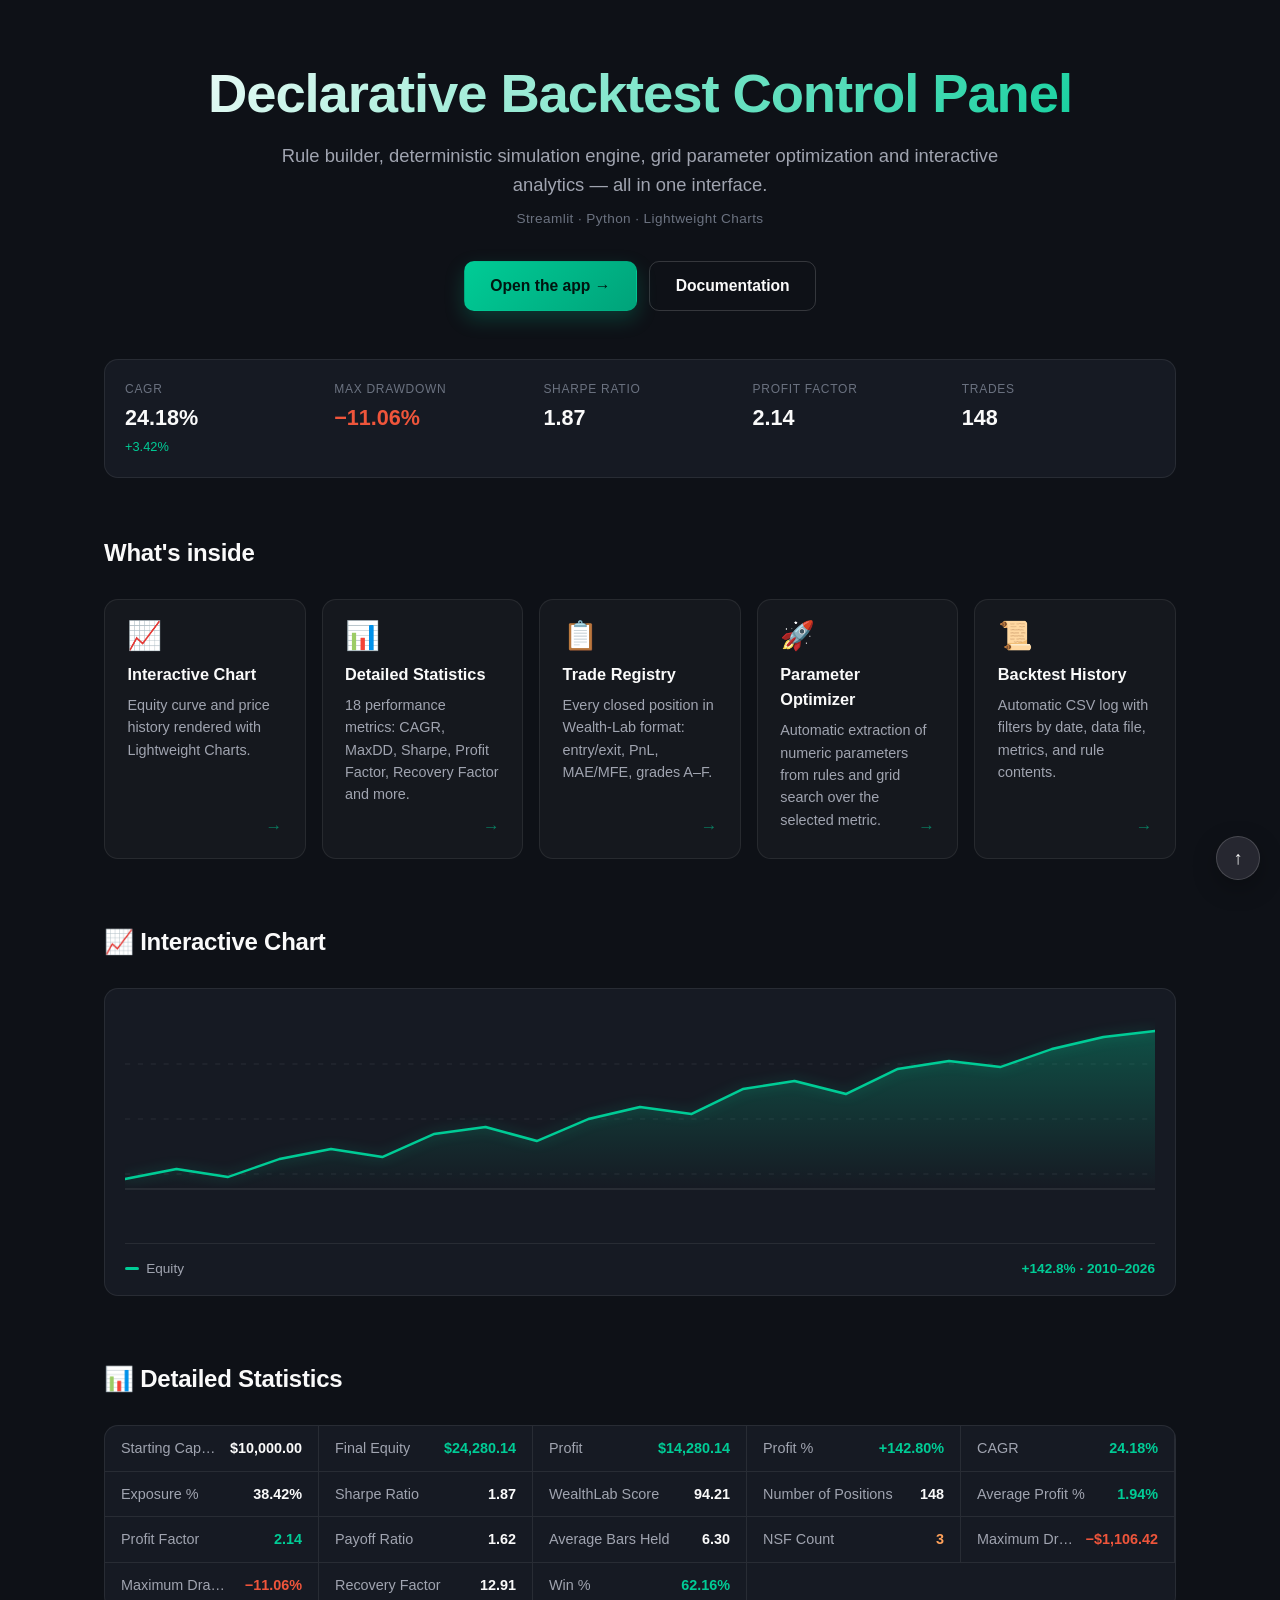
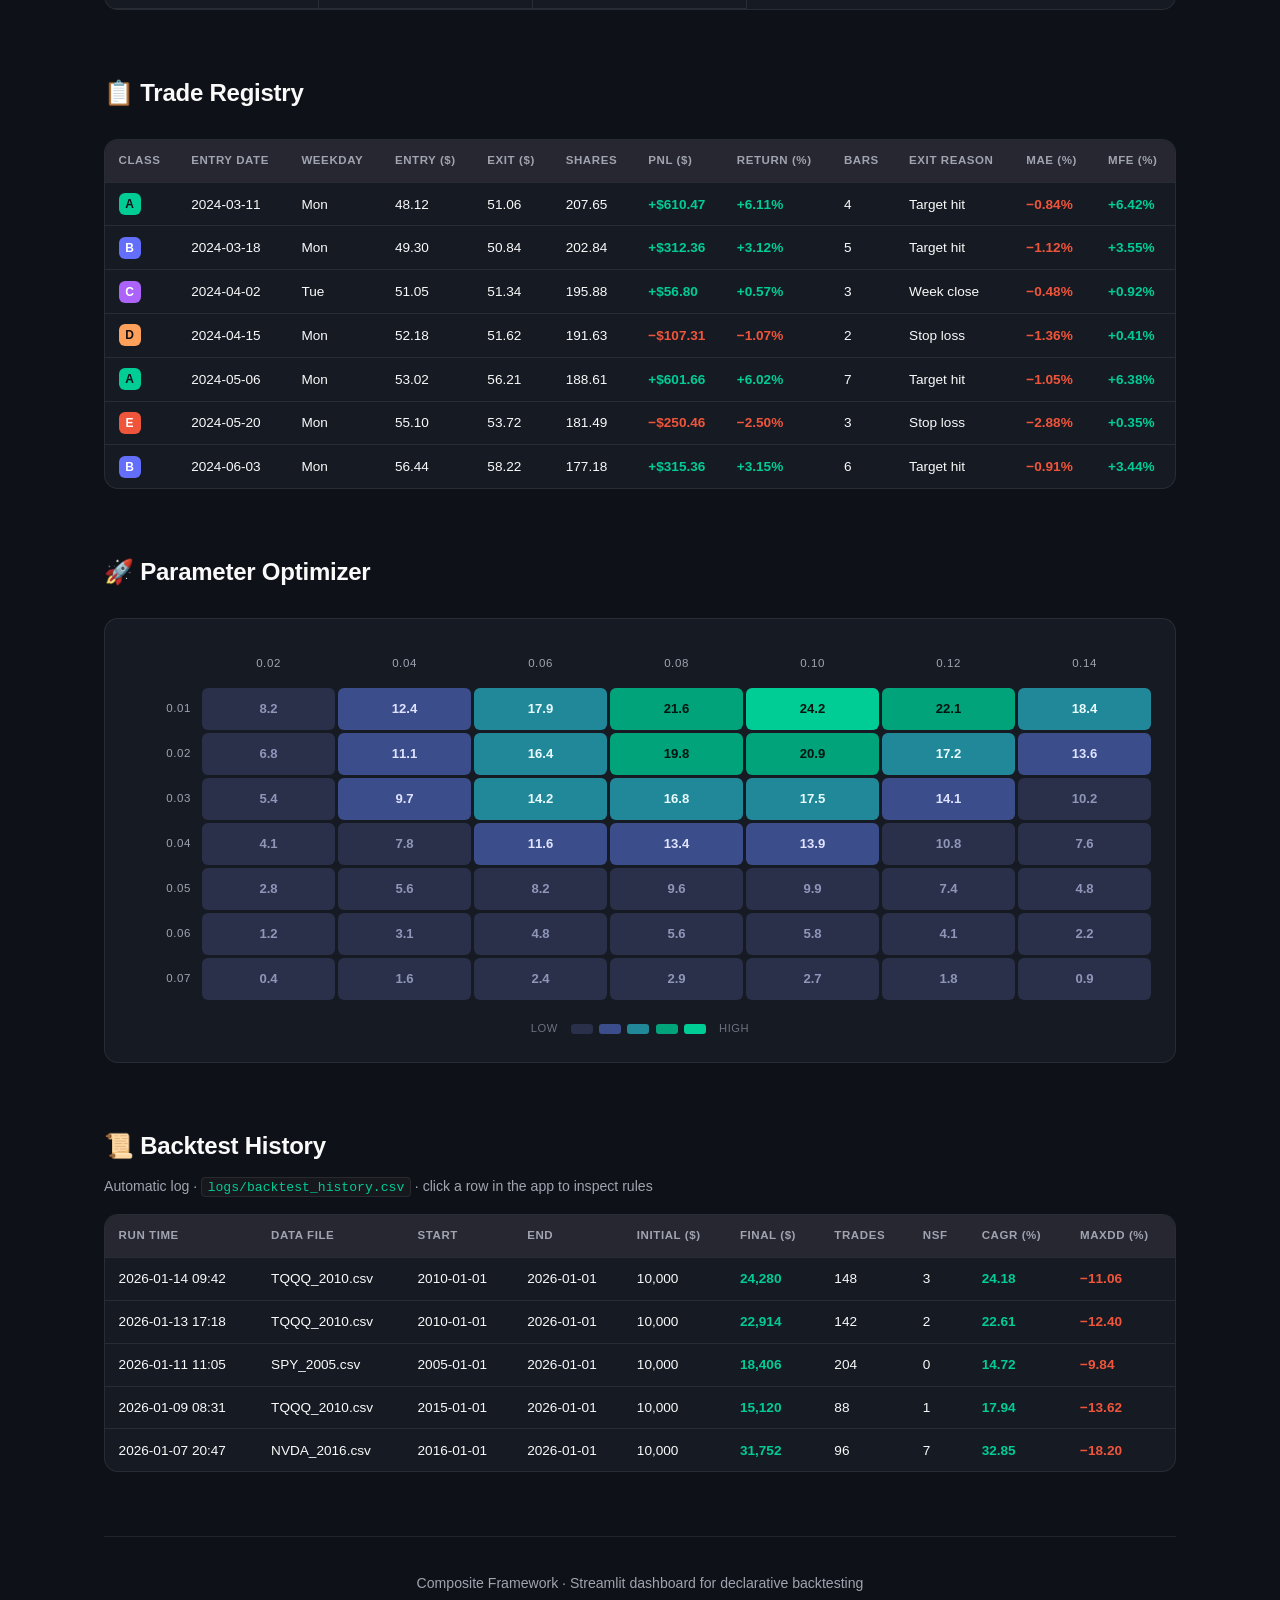
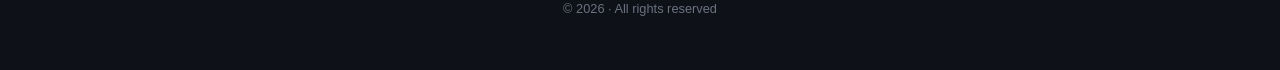
<file: index.html>
<!DOCTYPE html>
<html lang="en">
<head>
    <meta charset="UTF-8">
    <meta name="viewport" content="width=device-width, initial-scale=1.0">
    <title>Composite Framework Dashboard</title>
    <link rel="stylesheet" href="landing.css">
</head>
<body id="top">

    <a href="#top" class="back-to-top" aria-label="Back to top">↑</a>

    <main class="landing">

        <!-- ================= HERO ================= -->
        <section class="hero">
            <h1 class="hero-title">Declarative Backtest Control Panel</h1>
            <p class="hero-subtitle">
                Rule builder, deterministic simulation engine,
                grid parameter optimization and interactive analytics —
                all in one interface.
            </p>
            <p class="hero-hint">Streamlit · Python · Lightweight Charts</p>

            <div class="hero-cta">
                <a href="#chart" class="btn btn-primary">Open the app →</a>
                <a href="#features" class="btn btn-ghost">Documentation</a>
            </div>
        </section>

        <!-- ================= METRICS STRIP ================= -->
        <section class="metrics">
            <div class="metric">
                <span class="metric-label">CAGR</span>
                <span class="metric-value">24.18%</span>
                <span class="metric-delta positive">+3.42%</span>
            </div>
            <div class="metric">
                <span class="metric-label">Max Drawdown</span>
                <span class="metric-value negative">−11.06%</span>
            </div>
            <div class="metric">
                <span class="metric-label">Sharpe Ratio</span>
                <span class="metric-value">1.87</span>
            </div>
            <div class="metric">
                <span class="metric-label">Profit Factor</span>
                <span class="metric-value">2.14</span>
            </div>
            <div class="metric">
                <span class="metric-label">Trades</span>
                <span class="metric-value">148</span>
            </div>
        </section>

        <!-- ================= FEATURES ================= -->
        <section class="features" id="features">
            <h2 class="section-title">What's inside</h2>

            <div class="grid">
                <a href="#chart" class="card">
                    <div class="card-icon">📈</div>
                    <h3>Interactive Chart</h3>
                    <p>Equity curve and price history rendered with Lightweight Charts.</p>
                    <span class="card-arrow">→</span>
                </a>

                <a href="#statistics" class="card">
                    <div class="card-icon">📊</div>
                    <h3>Detailed Statistics</h3>
                    <p>18 performance metrics: CAGR, MaxDD, Sharpe, Profit Factor, Recovery Factor and more.</p>
                    <span class="card-arrow">→</span>
                </a>

                <a href="#trades" class="card">
                    <div class="card-icon">📋</div>
                    <h3>Trade Registry</h3>
                    <p>Every closed position in Wealth‑Lab format: entry/exit, PnL, MAE/MFE, grades A–F.</p>
                    <span class="card-arrow">→</span>
                </a>

                <a href="#optimizer" class="card">
                    <div class="card-icon">🚀</div>
                    <h3>Parameter Optimizer</h3>
                    <p>Automatic extraction of numeric parameters from rules and grid search over the selected metric.</p>
                    <span class="card-arrow">→</span>
                </a>

                <a href="#history" class="card">
                    <div class="card-icon">📜</div>
                    <h3>Backtest History</h3>
                    <p>Automatic CSV log with filters by date, data file, metrics, and rule contents.</p>
                    <span class="card-arrow">→</span>
                </a>
            </div>
        </section>

        <!-- ================= INTERACTIVE CHART ================= -->
        <section id="chart" class="anchor-section">
            <h2 class="section-title">📈 Interactive Chart</h2>

            <div class="panel-body">
                <svg class="equity-svg" viewBox="0 0 800 220" preserveAspectRatio="none" aria-label="Equity curve">
                    <defs>
                        <linearGradient id="equityFill" x1="0" y1="0" x2="0" y2="1">
                            <stop offset="0%"   stop-color="#00CC96" stop-opacity="0.30"/>
                            <stop offset="100%" stop-color="#00CC96" stop-opacity="0"/>
                        </linearGradient>
                    </defs>

                    <line x1="0" y1="55"  x2="800" y2="55"  class="grid-line"/>
                    <line x1="0" y1="110" x2="800" y2="110" class="grid-line"/>
                    <line x1="0" y1="165" x2="800" y2="165" class="grid-line"/>
                    <line x1="0" y1="180" x2="800" y2="180" class="axis-line"/>

                    <path class="equity-fill"
                          d="M 0,180
                             L 0,170 L 40,160 L 80,168 L 120,150 L 160,140 L 200,148
                             L 240,125 L 280,118 L 320,132 L 360,110 L 400,98 L 440,105
                             L 480,80 L 520,72 L 560,85 L 600,60 L 640,52 L 680,58
                             L 720,40 L 760,28 L 800,22
                             L 800,180 Z"/>

                    <polyline class="equity-line"
                              points="0,170 40,160 80,168 120,150 160,140 200,148
                                      240,125 280,118 320,132 360,110 400,98 440,105
                                      480,80 520,72 560,85 600,60 640,52 680,58
                                      720,40 760,28 800,22"/>
                </svg>

                <div class="panel-legend">
                    <span class="legend-item">
                        <span class="legend-swatch"></span>
                        Equity
                    </span>
                    <span class="legend-value">+142.8% · 2010–2026</span>
                </div>
            </div>
        </section>

        <!-- ================= DETAILED STATISTICS ================= -->
        <section id="statistics" class="anchor-section">
            <h2 class="section-title">📊 Detailed Statistics</h2>
            <div class="stats-grid">
                <div class="stat"><span class="stat-name">Starting Capital</span><span class="stat-value">$10,000.00</span></div>
                <div class="stat"><span class="stat-name">Final Equity</span><span class="stat-value accent">$24,280.14</span></div>
                <div class="stat"><span class="stat-name">Profit</span><span class="stat-value accent">$14,280.14</span></div>
                <div class="stat"><span class="stat-name">Profit %</span><span class="stat-value accent">+142.80%</span></div>
                <div class="stat"><span class="stat-name">CAGR</span><span class="stat-value accent">24.18%</span></div>
                <div class="stat"><span class="stat-name">Exposure %</span><span class="stat-value">38.42%</span></div>
                <div class="stat"><span class="stat-name">Sharpe Ratio</span><span class="stat-value">1.87</span></div>
                <div class="stat"><span class="stat-name">WealthLab Score</span><span class="stat-value">94.21</span></div>
                <div class="stat"><span class="stat-name">Number of Positions</span><span class="stat-value">148</span></div>
                <div class="stat"><span class="stat-name">Average Profit %</span><span class="stat-value accent">1.94%</span></div>
                <div class="stat"><span class="stat-name">Profit Factor</span><span class="stat-value accent">2.14</span></div>
                <div class="stat"><span class="stat-name">Payoff Ratio</span><span class="stat-value">1.62</span></div>
                <div class="stat"><span class="stat-name">Average Bars Held</span><span class="stat-value">6.30</span></div>
                <div class="stat"><span class="stat-name">NSF Count</span><span class="stat-value warning">3</span></div>
                <div class="stat"><span class="stat-name">Maximum Drawdown</span><span class="stat-value negative">−$1,106.42</span></div>
                <div class="stat"><span class="stat-name">Maximum Drawdown %</span><span class="stat-value negative">−11.06%</span></div>
                <div class="stat"><span class="stat-name">Recovery Factor</span><span class="stat-value">12.91</span></div>
                <div class="stat"><span class="stat-name">Win %</span><span class="stat-value accent">62.16%</span></div>
            </div>
        </section>

        <!-- ================= TRADE REGISTRY ================= -->
        <section id="trades" class="anchor-section">
            <h2 class="section-title">📋 Trade Registry</h2>
            <div class="table-wrap">
                <table class="trades-table">
                    <thead>
                        <tr>
                            <th>Class</th>
                            <th>Entry Date</th>
                            <th>Weekday</th>
                            <th>Entry ($)</th>
                            <th>Exit ($)</th>
                            <th>Shares</th>
                            <th>PnL ($)</th>
                            <th>Return (%)</th>
                            <th>Bars</th>
                            <th>Exit Reason</th>
                            <th>MAE (%)</th>
                            <th>MFE (%)</th>
                        </tr>
                    </thead>
                    <tbody>
                        <tr>
                            <td><span class="grade grade-a">A</span></td>
                            <td>2024-03-11</td><td>Mon</td>
                            <td>48.12</td><td>51.06</td><td>207.65</td>
                            <td class="pos">+$610.47</td>
                            <td class="pos">+6.11%</td>
                            <td>4</td><td>Target hit</td>
                            <td class="neg">−0.84%</td><td class="pos">+6.42%</td>
                        </tr>
                        <tr>
                            <td><span class="grade grade-b">B</span></td>
                            <td>2024-03-18</td><td>Mon</td>
                            <td>49.30</td><td>50.84</td><td>202.84</td>
                            <td class="pos">+$312.36</td>
                            <td class="pos">+3.12%</td>
                            <td>5</td><td>Target hit</td>
                            <td class="neg">−1.12%</td><td class="pos">+3.55%</td>
                        </tr>
                        <tr>
                            <td><span class="grade grade-c">C</span></td>
                            <td>2024-04-02</td><td>Tue</td>
                            <td>51.05</td><td>51.34</td><td>195.88</td>
                            <td class="pos">+$56.80</td>
                            <td class="pos">+0.57%</td>
                            <td>3</td><td>Week close</td>
                            <td class="neg">−0.48%</td><td class="pos">+0.92%</td>
                        </tr>
                        <tr>
                            <td><span class="grade grade-d">D</span></td>
                            <td>2024-04-15</td><td>Mon</td>
                            <td>52.18</td><td>51.62</td><td>191.63</td>
                            <td class="neg">−$107.31</td>
                            <td class="neg">−1.07%</td>
                            <td>2</td><td>Stop loss</td>
                            <td class="neg">−1.36%</td><td class="pos">+0.41%</td>
                        </tr>
                        <tr>
                            <td><span class="grade grade-a">A</span></td>
                            <td>2024-05-06</td><td>Mon</td>
                            <td>53.02</td><td>56.21</td><td>188.61</td>
                            <td class="pos">+$601.66</td>
                            <td class="pos">+6.02%</td>
                            <td>7</td><td>Target hit</td>
                            <td class="neg">−1.05%</td><td class="pos">+6.38%</td>
                        </tr>
                        <tr>
                            <td><span class="grade grade-e">E</span></td>
                            <td>2024-05-20</td><td>Mon</td>
                            <td>55.10</td><td>53.72</td><td>181.49</td>
                            <td class="neg">−$250.46</td>
                            <td class="neg">−2.50%</td>
                            <td>3</td><td>Stop loss</td>
                            <td class="neg">−2.88%</td><td class="pos">+0.35%</td>
                        </tr>
                        <tr>
                            <td><span class="grade grade-b">B</span></td>
                            <td>2024-06-03</td><td>Mon</td>
                            <td>56.44</td><td>58.22</td><td>177.18</td>
                            <td class="pos">+$315.36</td>
                            <td class="pos">+3.15%</td>
                            <td>6</td><td>Target hit</td>
                            <td class="neg">−0.91%</td><td class="pos">+3.44%</td>
                        </tr>
                    </tbody>
                </table>
            </div>
        </section>

        <!-- ================= OPTIMIZER ================= -->
        <section id="optimizer" class="anchor-section">
            <h2 class="section-title">🚀 Parameter Optimizer</h2>

            <div class="heatmap">
                <div class="heatmap-grid">
                    <div class="hm-cell hm-head"></div>
                    <div class="hm-cell hm-head">0.02</div>
                    <div class="hm-cell hm-head">0.04</div>
                    <div class="hm-cell hm-head">0.06</div>
                    <div class="hm-cell hm-head">0.08</div>
                    <div class="hm-cell hm-head">0.10</div>
                    <div class="hm-cell hm-head">0.12</div>
                    <div class="hm-cell hm-head">0.14</div>

                    <div class="hm-cell hm-rowhead">0.01</div>
                    <div class="hm-cell hm-l1">8.2</div>
                    <div class="hm-cell hm-l2">12.4</div>
                    <div class="hm-cell hm-l3">17.9</div>
                    <div class="hm-cell hm-l4">21.6</div>
                    <div class="hm-cell hm-l5">24.2</div>
                    <div class="hm-cell hm-l4">22.1</div>
                    <div class="hm-cell hm-l3">18.4</div>

                    <div class="hm-cell hm-rowhead">0.02</div>
                    <div class="hm-cell hm-l1">6.8</div>
                    <div class="hm-cell hm-l2">11.1</div>
                    <div class="hm-cell hm-l3">16.4</div>
                    <div class="hm-cell hm-l4">19.8</div>
                    <div class="hm-cell hm-l4">20.9</div>
                    <div class="hm-cell hm-l3">17.2</div>
                    <div class="hm-cell hm-l2">13.6</div>

                    <div class="hm-cell hm-rowhead">0.03</div>
                    <div class="hm-cell hm-l1">5.4</div>
                    <div class="hm-cell hm-l2">9.7</div>
                    <div class="hm-cell hm-l3">14.2</div>
                    <div class="hm-cell hm-l3">16.8</div>
                    <div class="hm-cell hm-l3">17.5</div>
                    <div class="hm-cell hm-l2">14.1</div>
                    <div class="hm-cell hm-l1">10.2</div>

                    <div class="hm-cell hm-rowhead">0.04</div>
                    <div class="hm-cell hm-l1">4.1</div>
                    <div class="hm-cell hm-l1">7.8</div>
                    <div class="hm-cell hm-l2">11.6</div>
                    <div class="hm-cell hm-l2">13.4</div>
                    <div class="hm-cell hm-l2">13.9</div>
                    <div class="hm-cell hm-l1">10.8</div>
                    <div class="hm-cell hm-l1">7.6</div>

                    <div class="hm-cell hm-rowhead">0.05</div>
                    <div class="hm-cell hm-l1">2.8</div>
                    <div class="hm-cell hm-l1">5.6</div>
                    <div class="hm-cell hm-l1">8.2</div>
                    <div class="hm-cell hm-l1">9.6</div>
                    <div class="hm-cell hm-l1">9.9</div>
                    <div class="hm-cell hm-l1">7.4</div>
                    <div class="hm-cell hm-l1">4.8</div>

                    <div class="hm-cell hm-rowhead">0.06</div>
                    <div class="hm-cell hm-l1">1.2</div>
                    <div class="hm-cell hm-l1">3.1</div>
                    <div class="hm-cell hm-l1">4.8</div>
                    <div class="hm-cell hm-l1">5.6</div>
                    <div class="hm-cell hm-l1">5.8</div>
                    <div class="hm-cell hm-l1">4.1</div>
                    <div class="hm-cell hm-l1">2.2</div>

                    <div class="hm-cell hm-rowhead">0.07</div>
                    <div class="hm-cell hm-l1">0.4</div>
                    <div class="hm-cell hm-l1">1.6</div>
                    <div class="hm-cell hm-l1">2.4</div>
                    <div class="hm-cell hm-l1">2.9</div>
                    <div class="hm-cell hm-l1">2.7</div>
                    <div class="hm-cell hm-l1">1.8</div>
                    <div class="hm-cell hm-l1">0.9</div>
                </div>

                <div class="heatmap-legend">
                    <span class="hm-legend-label">Low</span>
                    <span class="hm-swatch hm-l1"></span>
                    <span class="hm-swatch hm-l2"></span>
                    <span class="hm-swatch hm-l3"></span>
                    <span class="hm-swatch hm-l4"></span>
                    <span class="hm-swatch hm-l5"></span>
                    <span class="hm-legend-label">High</span>
                </div>
            </div>
        </section>

        <!-- ================= HISTORY ================= -->
        <section id="history" class="anchor-section">
            <h2 class="section-title">📜 Backtest History</h2>
            <p class="panel-caption">
                Automatic log · <code>logs/backtest_history.csv</code> · click a row in the app to inspect rules
            </p>

            <div class="table-wrap">
                <table class="trades-table">
                    <thead>
                        <tr>
                            <th>Run time</th>
                            <th>Data file</th>
                            <th>Start</th>
                            <th>End</th>
                            <th>Initial ($)</th>
                            <th>Final ($)</th>
                            <th>Trades</th>
                            <th>NSF</th>
                            <th>CAGR (%)</th>
                            <th>MaxDD (%)</th>
                        </tr>
                    </thead>
                    <tbody>
                        <tr>
                            <td>2026-01-14 09:42</td>
                            <td>TQQQ_2010.csv</td>
                            <td>2010-01-01</td>
                            <td>2026-01-01</td>
                            <td>10,000</td>
                            <td class="pos">24,280</td>
                            <td>148</td>
                            <td>3</td>
                            <td class="pos">24.18</td>
                            <td class="neg">−11.06</td>
                        </tr>
                        <tr>
                            <td>2026-01-13 17:18</td>
                            <td>TQQQ_2010.csv</td>
                            <td>2010-01-01</td>
                            <td>2026-01-01</td>
                            <td>10,000</td>
                            <td class="pos">22,914</td>
                            <td>142</td>
                            <td>2</td>
                            <td class="pos">22.61</td>
                            <td class="neg">−12.40</td>
                        </tr>
                        <tr>
                            <td>2026-01-11 11:05</td>
                            <td>SPY_2005.csv</td>
                            <td>2005-01-01</td>
                            <td>2026-01-01</td>
                            <td>10,000</td>
                            <td class="pos">18,406</td>
                            <td>204</td>
                            <td>0</td>
                            <td class="pos">14.72</td>
                            <td class="neg">−9.84</td>
                        </tr>
                        <tr>
                            <td>2026-01-09 08:31</td>
                            <td>TQQQ_2010.csv</td>
                            <td>2015-01-01</td>
                            <td>2026-01-01</td>
                            <td>10,000</td>
                            <td class="pos">15,120</td>
                            <td>88</td>
                            <td>1</td>
                            <td class="pos">17.94</td>
                            <td class="neg">−13.62</td>
                        </tr>
                        <tr>
                            <td>2026-01-07 20:47</td>
                            <td>NVDA_2016.csv</td>
                            <td>2016-01-01</td>
                            <td>2026-01-01</td>
                            <td>10,000</td>
                            <td class="pos">31,752</td>
                            <td>96</td>
                            <td>7</td>
                            <td class="pos">32.85</td>
                            <td class="neg">−18.20</td>
                        </tr>
                    </tbody>
                </table>
            </div>
        </section>

        <!-- ================= FOOTER ================= -->
        <footer class="footer">
            <p>Composite Framework · Streamlit dashboard for declarative backtesting</p>
            <p class="footer-muted">© 2026 · All rights reserved</p>
        </footer>

    </main>

</body>
</html>
</file>
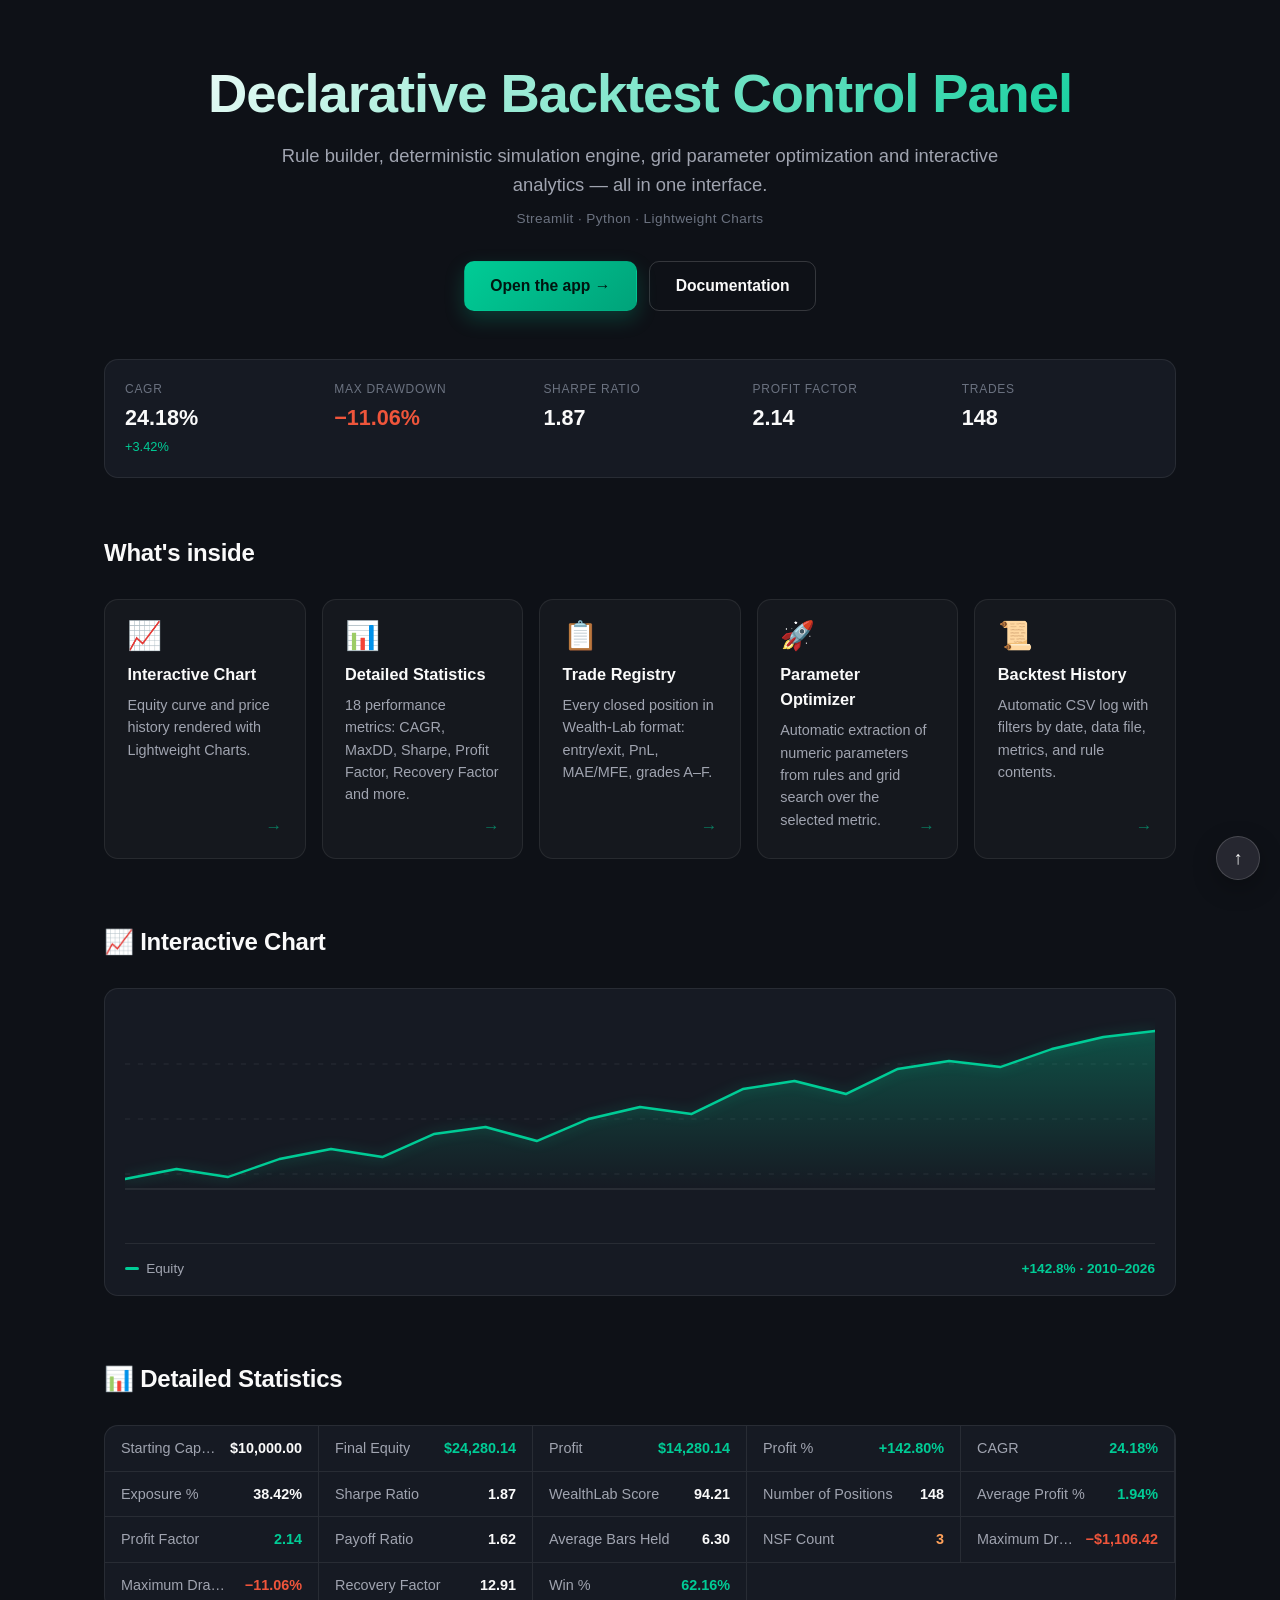
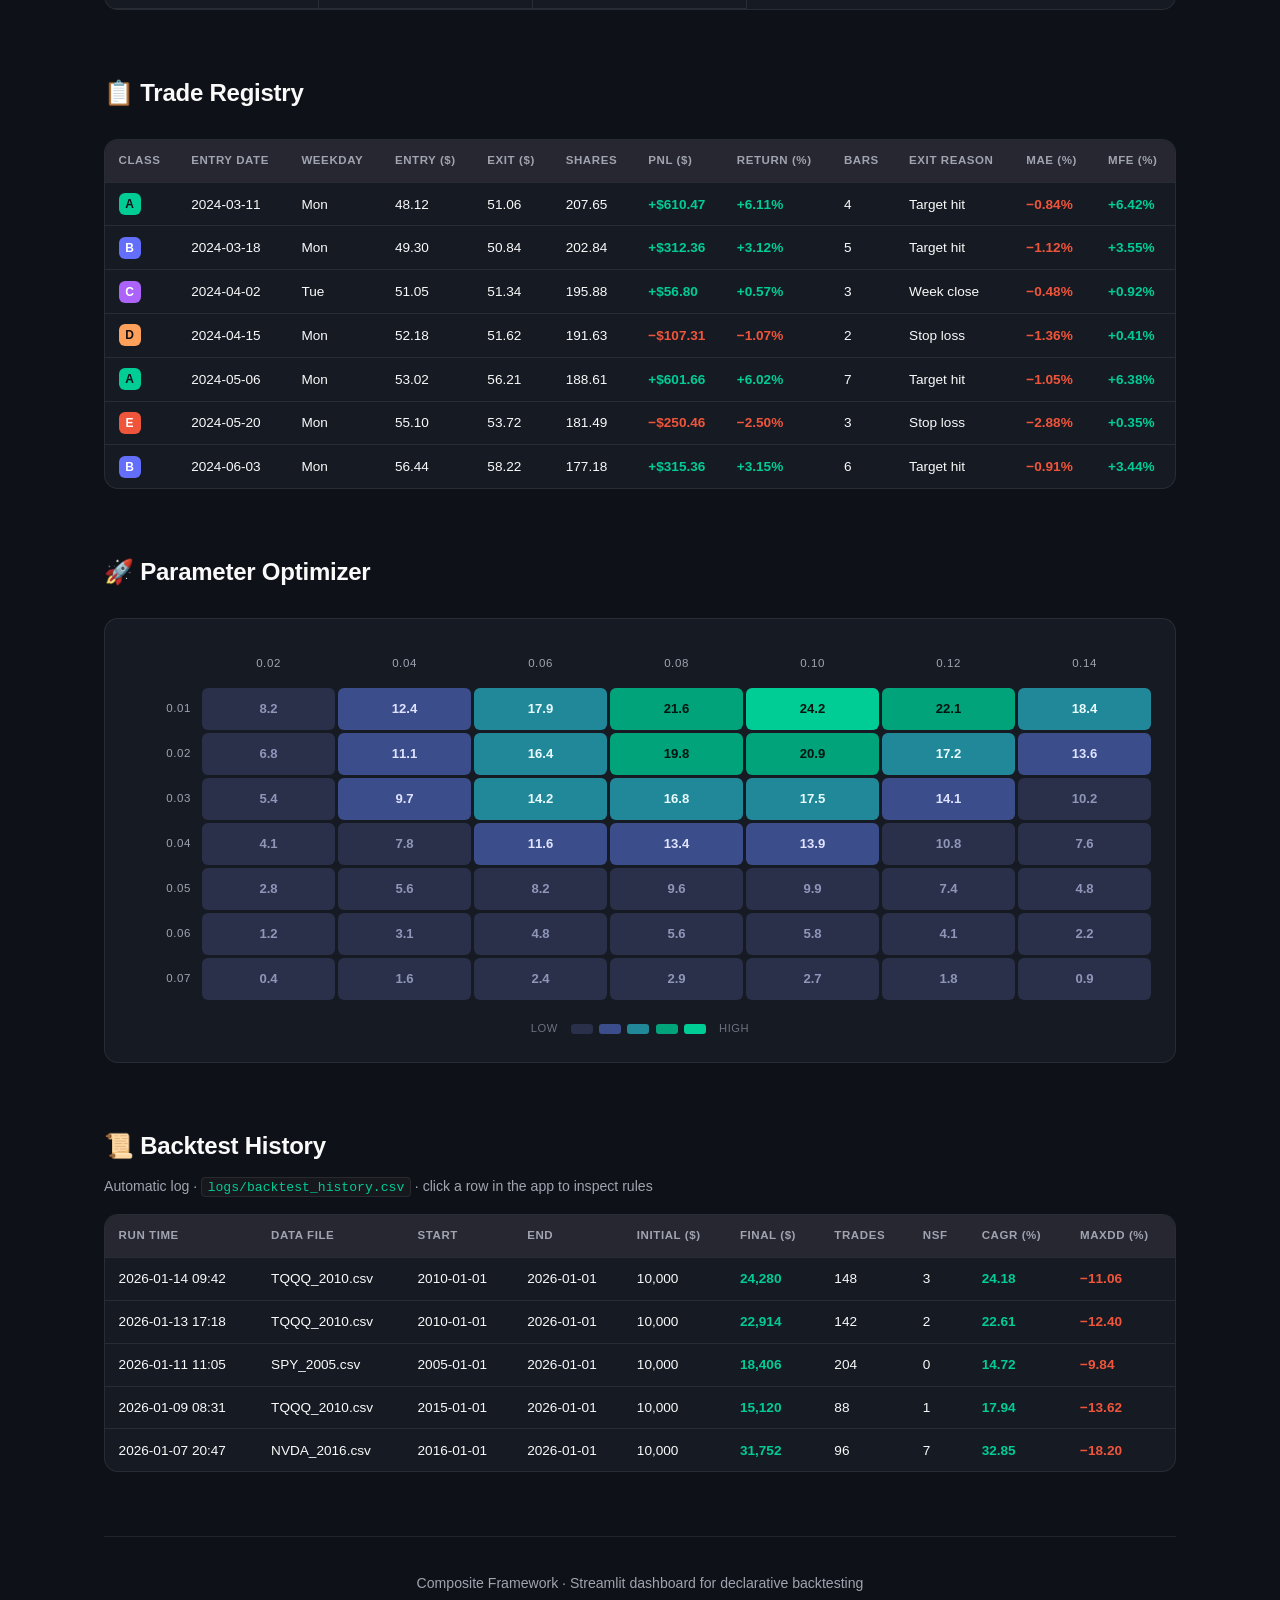
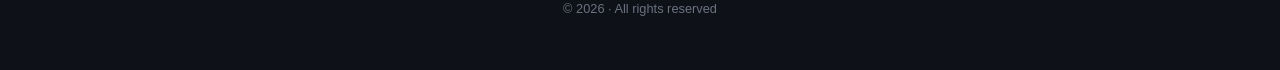
<file: landing.html>
<!DOCTYPE html>
<html lang="en">
<head>
    <meta charset="UTF-8">
    <meta name="viewport" content="width=device-width, initial-scale=1.0">
    <title>Composite Framework Dashboard</title>
    <link rel="stylesheet" href="landing.css">
</head>
<body id="top">

    <a href="#top" class="back-to-top" aria-label="Back to top">↑</a>

    <main class="landing">

        <!-- ================= HERO ================= -->
        <section class="hero">
            <h1 class="hero-title">Declarative Backtest Control Panel</h1>
            <p class="hero-subtitle">
                Rule builder, deterministic simulation engine,
                grid parameter optimization and interactive analytics —
                all in one interface.
            </p>
            <p class="hero-hint">Streamlit · Python · Lightweight Charts</p>

            <div class="hero-cta">
                <a href="#chart" class="btn btn-primary">Open the app →</a>
                <a href="#features" class="btn btn-ghost">Documentation</a>
            </div>
        </section>

        <!-- ================= METRICS STRIP ================= -->
        <section class="metrics">
            <div class="metric">
                <span class="metric-label">CAGR</span>
                <span class="metric-value">24.18%</span>
                <span class="metric-delta positive">+3.42%</span>
            </div>
            <div class="metric">
                <span class="metric-label">Max Drawdown</span>
                <span class="metric-value negative">−11.06%</span>
            </div>
            <div class="metric">
                <span class="metric-label">Sharpe Ratio</span>
                <span class="metric-value">1.87</span>
            </div>
            <div class="metric">
                <span class="metric-label">Profit Factor</span>
                <span class="metric-value">2.14</span>
            </div>
            <div class="metric">
                <span class="metric-label">Trades</span>
                <span class="metric-value">148</span>
            </div>
        </section>

        <!-- ================= FEATURES ================= -->
        <section class="features" id="features">
            <h2 class="section-title">What's inside</h2>

            <div class="grid">
                <a href="#chart" class="card">
                    <div class="card-icon">📈</div>
                    <h3>Interactive Chart</h3>
                    <p>Equity curve and price history rendered with Lightweight Charts.</p>
                    <span class="card-arrow">→</span>
                </a>

                <a href="#statistics" class="card">
                    <div class="card-icon">📊</div>
                    <h3>Detailed Statistics</h3>
                    <p>18 performance metrics: CAGR, MaxDD, Sharpe, Profit Factor, Recovery Factor and more.</p>
                    <span class="card-arrow">→</span>
                </a>

                <a href="#trades" class="card">
                    <div class="card-icon">📋</div>
                    <h3>Trade Registry</h3>
                    <p>Every closed position in Wealth‑Lab format: entry/exit, PnL, MAE/MFE, grades A–F.</p>
                    <span class="card-arrow">→</span>
                </a>

                <a href="#optimizer" class="card">
                    <div class="card-icon">🚀</div>
                    <h3>Parameter Optimizer</h3>
                    <p>Automatic extraction of numeric parameters from rules and grid search over the selected metric.</p>
                    <span class="card-arrow">→</span>
                </a>

                <a href="#history" class="card">
                    <div class="card-icon">📜</div>
                    <h3>Backtest History</h3>
                    <p>Automatic CSV log with filters by date, data file, metrics, and rule contents.</p>
                    <span class="card-arrow">→</span>
                </a>
            </div>
        </section>

        <!-- ================= INTERACTIVE CHART ================= -->
        <section id="chart" class="anchor-section">
            <h2 class="section-title">📈 Interactive Chart</h2>

            <div class="panel-body">
                <svg class="equity-svg" viewBox="0 0 800 220" preserveAspectRatio="none" aria-label="Equity curve">
                    <defs>
                        <linearGradient id="equityFill" x1="0" y1="0" x2="0" y2="1">
                            <stop offset="0%"   stop-color="#00CC96" stop-opacity="0.30"/>
                            <stop offset="100%" stop-color="#00CC96" stop-opacity="0"/>
                        </linearGradient>
                    </defs>

                    <line x1="0" y1="55"  x2="800" y2="55"  class="grid-line"/>
                    <line x1="0" y1="110" x2="800" y2="110" class="grid-line"/>
                    <line x1="0" y1="165" x2="800" y2="165" class="grid-line"/>
                    <line x1="0" y1="180" x2="800" y2="180" class="axis-line"/>

                    <path class="equity-fill"
                          d="M 0,180
                             L 0,170 L 40,160 L 80,168 L 120,150 L 160,140 L 200,148
                             L 240,125 L 280,118 L 320,132 L 360,110 L 400,98 L 440,105
                             L 480,80 L 520,72 L 560,85 L 600,60 L 640,52 L 680,58
                             L 720,40 L 760,28 L 800,22
                             L 800,180 Z"/>

                    <polyline class="equity-line"
                              points="0,170 40,160 80,168 120,150 160,140 200,148
                                      240,125 280,118 320,132 360,110 400,98 440,105
                                      480,80 520,72 560,85 600,60 640,52 680,58
                                      720,40 760,28 800,22"/>
                </svg>

                <div class="panel-legend">
                    <span class="legend-item">
                        <span class="legend-swatch"></span>
                        Equity
                    </span>
                    <span class="legend-value">+142.8% · 2010–2026</span>
                </div>
            </div>
        </section>

        <!-- ================= DETAILED STATISTICS ================= -->
        <section id="statistics" class="anchor-section">
            <h2 class="section-title">📊 Detailed Statistics</h2>
            <div class="stats-grid">
                <div class="stat"><span class="stat-name">Starting Capital</span><span class="stat-value">$10,000.00</span></div>
                <div class="stat"><span class="stat-name">Final Equity</span><span class="stat-value accent">$24,280.14</span></div>
                <div class="stat"><span class="stat-name">Profit</span><span class="stat-value accent">$14,280.14</span></div>
                <div class="stat"><span class="stat-name">Profit %</span><span class="stat-value accent">+142.80%</span></div>
                <div class="stat"><span class="stat-name">CAGR</span><span class="stat-value accent">24.18%</span></div>
                <div class="stat"><span class="stat-name">Exposure %</span><span class="stat-value">38.42%</span></div>
                <div class="stat"><span class="stat-name">Sharpe Ratio</span><span class="stat-value">1.87</span></div>
                <div class="stat"><span class="stat-name">WealthLab Score</span><span class="stat-value">94.21</span></div>
                <div class="stat"><span class="stat-name">Number of Positions</span><span class="stat-value">148</span></div>
                <div class="stat"><span class="stat-name">Average Profit %</span><span class="stat-value accent">1.94%</span></div>
                <div class="stat"><span class="stat-name">Profit Factor</span><span class="stat-value accent">2.14</span></div>
                <div class="stat"><span class="stat-name">Payoff Ratio</span><span class="stat-value">1.62</span></div>
                <div class="stat"><span class="stat-name">Average Bars Held</span><span class="stat-value">6.30</span></div>
                <div class="stat"><span class="stat-name">NSF Count</span><span class="stat-value warning">3</span></div>
                <div class="stat"><span class="stat-name">Maximum Drawdown</span><span class="stat-value negative">−$1,106.42</span></div>
                <div class="stat"><span class="stat-name">Maximum Drawdown %</span><span class="stat-value negative">−11.06%</span></div>
                <div class="stat"><span class="stat-name">Recovery Factor</span><span class="stat-value">12.91</span></div>
                <div class="stat"><span class="stat-name">Win %</span><span class="stat-value accent">62.16%</span></div>
            </div>
        </section>

        <!-- ================= TRADE REGISTRY ================= -->
        <section id="trades" class="anchor-section">
            <h2 class="section-title">📋 Trade Registry</h2>
            <div class="table-wrap">
                <table class="trades-table">
                    <thead>
                        <tr>
                            <th>Class</th>
                            <th>Entry Date</th>
                            <th>Weekday</th>
                            <th>Entry ($)</th>
                            <th>Exit ($)</th>
                            <th>Shares</th>
                            <th>PnL ($)</th>
                            <th>Return (%)</th>
                            <th>Bars</th>
                            <th>Exit Reason</th>
                            <th>MAE (%)</th>
                            <th>MFE (%)</th>
                        </tr>
                    </thead>
                    <tbody>
                        <tr>
                            <td><span class="grade grade-a">A</span></td>
                            <td>2024-03-11</td><td>Mon</td>
                            <td>48.12</td><td>51.06</td><td>207.65</td>
                            <td class="pos">+$610.47</td>
                            <td class="pos">+6.11%</td>
                            <td>4</td><td>Target hit</td>
                            <td class="neg">−0.84%</td><td class="pos">+6.42%</td>
                        </tr>
                        <tr>
                            <td><span class="grade grade-b">B</span></td>
                            <td>2024-03-18</td><td>Mon</td>
                            <td>49.30</td><td>50.84</td><td>202.84</td>
                            <td class="pos">+$312.36</td>
                            <td class="pos">+3.12%</td>
                            <td>5</td><td>Target hit</td>
                            <td class="neg">−1.12%</td><td class="pos">+3.55%</td>
                        </tr>
                        <tr>
                            <td><span class="grade grade-c">C</span></td>
                            <td>2024-04-02</td><td>Tue</td>
                            <td>51.05</td><td>51.34</td><td>195.88</td>
                            <td class="pos">+$56.80</td>
                            <td class="pos">+0.57%</td>
                            <td>3</td><td>Week close</td>
                            <td class="neg">−0.48%</td><td class="pos">+0.92%</td>
                        </tr>
                        <tr>
                            <td><span class="grade grade-d">D</span></td>
                            <td>2024-04-15</td><td>Mon</td>
                            <td>52.18</td><td>51.62</td><td>191.63</td>
                            <td class="neg">−$107.31</td>
                            <td class="neg">−1.07%</td>
                            <td>2</td><td>Stop loss</td>
                            <td class="neg">−1.36%</td><td class="pos">+0.41%</td>
                        </tr>
                        <tr>
                            <td><span class="grade grade-a">A</span></td>
                            <td>2024-05-06</td><td>Mon</td>
                            <td>53.02</td><td>56.21</td><td>188.61</td>
                            <td class="pos">+$601.66</td>
                            <td class="pos">+6.02%</td>
                            <td>7</td><td>Target hit</td>
                            <td class="neg">−1.05%</td><td class="pos">+6.38%</td>
                        </tr>
                        <tr>
                            <td><span class="grade grade-e">E</span></td>
                            <td>2024-05-20</td><td>Mon</td>
                            <td>55.10</td><td>53.72</td><td>181.49</td>
                            <td class="neg">−$250.46</td>
                            <td class="neg">−2.50%</td>
                            <td>3</td><td>Stop loss</td>
                            <td class="neg">−2.88%</td><td class="pos">+0.35%</td>
                        </tr>
                        <tr>
                            <td><span class="grade grade-b">B</span></td>
                            <td>2024-06-03</td><td>Mon</td>
                            <td>56.44</td><td>58.22</td><td>177.18</td>
                            <td class="pos">+$315.36</td>
                            <td class="pos">+3.15%</td>
                            <td>6</td><td>Target hit</td>
                            <td class="neg">−0.91%</td><td class="pos">+3.44%</td>
                        </tr>
                    </tbody>
                </table>
            </div>
        </section>

        <!-- ================= OPTIMIZER ================= -->
        <section id="optimizer" class="anchor-section">
            <h2 class="section-title">🚀 Parameter Optimizer</h2>

            <div class="heatmap">
                <div class="heatmap-grid">
                    <div class="hm-cell hm-head"></div>
                    <div class="hm-cell hm-head">0.02</div>
                    <div class="hm-cell hm-head">0.04</div>
                    <div class="hm-cell hm-head">0.06</div>
                    <div class="hm-cell hm-head">0.08</div>
                    <div class="hm-cell hm-head">0.10</div>
                    <div class="hm-cell hm-head">0.12</div>
                    <div class="hm-cell hm-head">0.14</div>

                    <div class="hm-cell hm-rowhead">0.01</div>
                    <div class="hm-cell hm-l1">8.2</div>
                    <div class="hm-cell hm-l2">12.4</div>
                    <div class="hm-cell hm-l3">17.9</div>
                    <div class="hm-cell hm-l4">21.6</div>
                    <div class="hm-cell hm-l5">24.2</div>
                    <div class="hm-cell hm-l4">22.1</div>
                    <div class="hm-cell hm-l3">18.4</div>

                    <div class="hm-cell hm-rowhead">0.02</div>
                    <div class="hm-cell hm-l1">6.8</div>
                    <div class="hm-cell hm-l2">11.1</div>
                    <div class="hm-cell hm-l3">16.4</div>
                    <div class="hm-cell hm-l4">19.8</div>
                    <div class="hm-cell hm-l4">20.9</div>
                    <div class="hm-cell hm-l3">17.2</div>
                    <div class="hm-cell hm-l2">13.6</div>

                    <div class="hm-cell hm-rowhead">0.03</div>
                    <div class="hm-cell hm-l1">5.4</div>
                    <div class="hm-cell hm-l2">9.7</div>
                    <div class="hm-cell hm-l3">14.2</div>
                    <div class="hm-cell hm-l3">16.8</div>
                    <div class="hm-cell hm-l3">17.5</div>
                    <div class="hm-cell hm-l2">14.1</div>
                    <div class="hm-cell hm-l1">10.2</div>

                    <div class="hm-cell hm-rowhead">0.04</div>
                    <div class="hm-cell hm-l1">4.1</div>
                    <div class="hm-cell hm-l1">7.8</div>
                    <div class="hm-cell hm-l2">11.6</div>
                    <div class="hm-cell hm-l2">13.4</div>
                    <div class="hm-cell hm-l2">13.9</div>
                    <div class="hm-cell hm-l1">10.8</div>
                    <div class="hm-cell hm-l1">7.6</div>

                    <div class="hm-cell hm-rowhead">0.05</div>
                    <div class="hm-cell hm-l1">2.8</div>
                    <div class="hm-cell hm-l1">5.6</div>
                    <div class="hm-cell hm-l1">8.2</div>
                    <div class="hm-cell hm-l1">9.6</div>
                    <div class="hm-cell hm-l1">9.9</div>
                    <div class="hm-cell hm-l1">7.4</div>
                    <div class="hm-cell hm-l1">4.8</div>

                    <div class="hm-cell hm-rowhead">0.06</div>
                    <div class="hm-cell hm-l1">1.2</div>
                    <div class="hm-cell hm-l1">3.1</div>
                    <div class="hm-cell hm-l1">4.8</div>
                    <div class="hm-cell hm-l1">5.6</div>
                    <div class="hm-cell hm-l1">5.8</div>
                    <div class="hm-cell hm-l1">4.1</div>
                    <div class="hm-cell hm-l1">2.2</div>

                    <div class="hm-cell hm-rowhead">0.07</div>
                    <div class="hm-cell hm-l1">0.4</div>
                    <div class="hm-cell hm-l1">1.6</div>
                    <div class="hm-cell hm-l1">2.4</div>
                    <div class="hm-cell hm-l1">2.9</div>
                    <div class="hm-cell hm-l1">2.7</div>
                    <div class="hm-cell hm-l1">1.8</div>
                    <div class="hm-cell hm-l1">0.9</div>
                </div>

                <div class="heatmap-legend">
                    <span class="hm-legend-label">Low</span>
                    <span class="hm-swatch hm-l1"></span>
                    <span class="hm-swatch hm-l2"></span>
                    <span class="hm-swatch hm-l3"></span>
                    <span class="hm-swatch hm-l4"></span>
                    <span class="hm-swatch hm-l5"></span>
                    <span class="hm-legend-label">High</span>
                </div>
            </div>
        </section>

        <!-- ================= HISTORY ================= -->
        <section id="history" class="anchor-section">
            <h2 class="section-title">📜 Backtest History</h2>
            <p class="panel-caption">
                Automatic log · <code>logs/backtest_history.csv</code> · click a row in the app to inspect rules
            </p>

            <div class="table-wrap">
                <table class="trades-table">
                    <thead>
                        <tr>
                            <th>Run time</th>
                            <th>Data file</th>
                            <th>Start</th>
                            <th>End</th>
                            <th>Initial ($)</th>
                            <th>Final ($)</th>
                            <th>Trades</th>
                            <th>NSF</th>
                            <th>CAGR (%)</th>
                            <th>MaxDD (%)</th>
                        </tr>
                    </thead>
                    <tbody>
                        <tr>
                            <td>2026-01-14 09:42</td>
                            <td>TQQQ_2010.csv</td>
                            <td>2010-01-01</td>
                            <td>2026-01-01</td>
                            <td>10,000</td>
                            <td class="pos">24,280</td>
                            <td>148</td>
                            <td>3</td>
                            <td class="pos">24.18</td>
                            <td class="neg">−11.06</td>
                        </tr>
                        <tr>
                            <td>2026-01-13 17:18</td>
                            <td>TQQQ_2010.csv</td>
                            <td>2010-01-01</td>
                            <td>2026-01-01</td>
                            <td>10,000</td>
                            <td class="pos">22,914</td>
                            <td>142</td>
                            <td>2</td>
                            <td class="pos">22.61</td>
                            <td class="neg">−12.40</td>
                        </tr>
                        <tr>
                            <td>2026-01-11 11:05</td>
                            <td>SPY_2005.csv</td>
                            <td>2005-01-01</td>
                            <td>2026-01-01</td>
                            <td>10,000</td>
                            <td class="pos">18,406</td>
                            <td>204</td>
                            <td>0</td>
                            <td class="pos">14.72</td>
                            <td class="neg">−9.84</td>
                        </tr>
                        <tr>
                            <td>2026-01-09 08:31</td>
                            <td>TQQQ_2010.csv</td>
                            <td>2015-01-01</td>
                            <td>2026-01-01</td>
                            <td>10,000</td>
                            <td class="pos">15,120</td>
                            <td>88</td>
                            <td>1</td>
                            <td class="pos">17.94</td>
                            <td class="neg">−13.62</td>
                        </tr>
                        <tr>
                            <td>2026-01-07 20:47</td>
                            <td>NVDA_2016.csv</td>
                            <td>2016-01-01</td>
                            <td>2026-01-01</td>
                            <td>10,000</td>
                            <td class="pos">31,752</td>
                            <td>96</td>
                            <td>7</td>
                            <td class="pos">32.85</td>
                            <td class="neg">−18.20</td>
                        </tr>
                    </tbody>
                </table>
            </div>
        </section>

        <!-- ================= FOOTER ================= -->
        <footer class="footer">
            <p>Composite Framework · Streamlit dashboard for declarative backtesting</p>
            <p class="footer-muted">© 2026 · All rights reserved</p>
        </footer>

    </main>

</body>
</html>
</file>
<file: landing.css>
/* =============================================================
   landing.css — dark theme only.
   Palette matches the Streamlit dashboard:
     accent #00CC96 — same as equity curve in components.py
     extra  #636EFA · #EF553B · #AB63FA · #FFA15A · #B6E880
   ============================================================= */

*, *::before, *::after { box-sizing: border-box; }

html { scroll-behavior: smooth; }

/* ================= TOKENS ================= */
:root {
    --bg:            #0e1117;
    --bg-elevated:   #161a23;
    --bg-secondary:  #262730;
    --border:        rgba(255, 255, 255, 0.08);
    --border-strong: rgba(255, 255, 255, 0.16);
    --text:          #fafafa;
    --text-muted:    #a0a4b0;
    --text-dim:      #6b7280;
    --accent:        #00CC96;
    --accent-soft:   rgba(0, 204, 150, 0.12);
    --accent-border: rgba(0, 204, 150, 0.32);
    --negative:      #EF553B;
    --warning:       #FFA15A;
    --card-bg:       rgba(255, 255, 255, 0.03);
    --shadow:        0 8px 24px rgba(0, 0, 0, 0.28);
}

/* ================= BASE ================= */
html, body {
    margin: 0;
    padding: 0;
    background: var(--bg);
    color: var(--text);
}

body {
    font-family: -apple-system, BlinkMacSystemFont, "Segoe UI", Roboto,
                 "Helvetica Neue", Arial, "Noto Sans", sans-serif;
    font-size: 16px;
    line-height: 1.55;
    min-height: 100vh;
    -webkit-font-smoothing: antialiased;
    text-rendering: optimizeLegibility;
}

/* ================= BACK TO TOP ================= */
.back-to-top {
    position: fixed;
    right: 1.25rem;
    bottom: 1.25rem;
    z-index: 99;
    width: 44px;
    height: 44px;
    display: inline-flex;
    align-items: center;
    justify-content: center;
    border-radius: 50%;
    background: var(--bg-secondary);
    color: var(--text);
    border: 1px solid var(--border-strong);
    text-decoration: none;
    font-size: 1.15rem;
    font-weight: 700;
    line-height: 1;
    box-shadow: var(--shadow);
    transition: transform 0.18s, background 0.18s, border-color 0.18s,
                color 0.18s, box-shadow 0.18s;
}

.back-to-top:hover {
    background: var(--accent-soft);
    border-color: var(--accent-border);
    color: var(--accent);
    transform: translateY(-2px);
    box-shadow: 0 10px 24px rgba(0, 204, 150, 0.28);
}

.back-to-top:focus-visible {
    outline: 2px solid var(--accent);
    outline-offset: 3px;
}

/* ================= LAYOUT ================= */
.landing {
    max-width: 1120px;
    margin: 0 auto;
    padding: 4rem 1.5rem 3rem;
}

.section-title {
    font-size: 1.5rem;
    font-weight: 700;
    margin: 0 0 1.75rem;
    letter-spacing: -0.01em;
}

.anchor-section {
    margin-bottom: 4rem;
    scroll-margin-top: 2rem;
}

/* ================= HERO ================= */
.hero {
    text-align: center;
    padding-bottom: 3rem;
    animation: fade-in 0.5s ease-out;
}

.hero-title {
    font-size: clamp(2rem, 5vw, 3.4rem);
    font-weight: 800;
    line-height: 1.12;
    letter-spacing: -0.02em;
    margin: 0 0 1rem;
    background: linear-gradient(135deg, #ffffff 0%, var(--accent) 100%);
    -webkit-background-clip: text;
    background-clip: text;
    -webkit-text-fill-color: transparent;
}

.hero-subtitle {
    font-size: clamp(1rem, 1.6vw, 1.15rem);
    color: var(--text-muted);
    max-width: 720px;
    margin: 0 auto 0.5rem;
    line-height: 1.6;
}

.hero-hint {
    font-size: 0.85rem;
    color: var(--text-dim);
    letter-spacing: 0.03em;
    margin: 0.5rem 0 0;
}

.hero-cta {
    display: flex;
    gap: 0.75rem;
    justify-content: center;
    flex-wrap: wrap;
    margin-top: 2rem;
}

/* ================= BUTTONS ================= */
.btn {
    display: inline-block;
    padding: 0.75rem 1.6rem;
    font-size: 0.98rem;
    font-weight: 600;
    border-radius: 10px;
    text-decoration: none;
    border: 1px solid transparent;
    cursor: pointer;
    transition: transform 0.15s, box-shadow 0.15s, background 0.15s,
                border-color 0.15s, color 0.15s;
}

.btn-primary {
    background: linear-gradient(135deg, var(--accent) 0%, #00a37a 100%);
    color: #001510;
    box-shadow: 0 8px 20px rgba(0, 204, 150, 0.22);
}

.btn-primary:hover {
    transform: translateY(-1px);
    background: linear-gradient(135deg, #00d1a0 0%, var(--accent) 100%);
    box-shadow: 0 12px 28px rgba(0, 204, 150, 0.35);
}

.btn-ghost {
    background: transparent;
    color: var(--text);
    border-color: var(--border-strong);
}

.btn-ghost:hover {
    border-color: var(--accent-border);
    color: var(--accent);
    background: var(--accent-soft);
}

/* ================= METRICS ================= */
.metrics {
    display: grid;
    grid-template-columns: repeat(auto-fit, minmax(150px, 1fr));
    gap: 1rem;
    margin: 0 0 3.5rem;
    padding: 1.25rem;
    background: var(--bg-elevated);
    border: 1px solid var(--border);
    border-radius: 14px;
}

.metric {
    display: flex;
    flex-direction: column;
    gap: 0.15rem;
}

.metric-label {
    font-size: 0.75rem;
    color: var(--text-dim);
    text-transform: uppercase;
    letter-spacing: 0.06em;
}

.metric-value {
    font-size: 1.35rem;
    font-weight: 700;
    font-variant-numeric: tabular-nums;
}

.metric-value.negative { color: var(--negative); }

.metric-delta {
    font-size: 0.8rem;
    color: var(--text-muted);
}

.metric-delta.positive { color: var(--accent); }

/* ================= FEATURES ================= */
.features {
    margin-bottom: 4rem;
    animation: fade-in 0.6s ease-out;
}

.grid {
    display: grid;
    grid-template-columns: repeat(auto-fit, minmax(200px, 1fr));
    gap: 1rem;
}

.card {
    background: var(--card-bg);
    border: 1px solid var(--border);
    border-radius: 14px;
    padding: 1.4rem 1.4rem 1.7rem;
    position: relative;
    display: block;
    text-decoration: none;
    color: inherit;
    cursor: pointer;
    transition: transform 0.18s, border-color 0.18s, background 0.18s,
                box-shadow 0.18s;
}

.card:hover {
    border-color: var(--accent-border);
    background: var(--accent-soft);
    transform: translateY(-2px);
    box-shadow: var(--shadow);
}

.card:focus-visible {
    outline: 2px solid var(--accent);
    outline-offset: 3px;
}

.card-icon {
    font-size: 1.75rem;
    margin-bottom: 0.7rem;
    line-height: 1;
}

.card h3 {
    font-size: 1.02rem;
    font-weight: 700;
    margin: 0 0 0.45rem;
}

.card p {
    font-size: 0.9rem;
    color: var(--text-muted);
    margin: 0;
    line-height: 1.55;
}

.card-arrow {
    position: absolute;
    right: 1.4rem;
    bottom: 1.15rem;
    font-size: 1.05rem;
    color: var(--accent);
    opacity: 0.55;
    transition: opacity 0.18s, transform 0.18s;
}

.card:hover .card-arrow {
    opacity: 1;
    transform: translateX(3px);
}

/* ================= PANEL (chart / caption) ================= */
.panel-body {
    background: var(--bg-elevated);
    border: 1px solid var(--border);
    border-radius: 14px;
    padding: 1.25rem 1.25rem 1rem;
}

.panel-caption {
    color: var(--text-muted);
    font-size: 0.88rem;
    margin: -1rem 0 1rem;
}

.panel-caption code {
    background: var(--card-bg);
    border: 1px solid var(--border);
    border-radius: 4px;
    padding: 0.1rem 0.35rem;
    font-family: "SF Mono", Consolas, Monaco, monospace;
    font-size: 0.82rem;
    color: var(--accent);
}

/* ================= EQUITY CURVE ================= */
.equity-svg {
    display: block;
    width: 100%;
    height: 220px;
}

.grid-line {
    stroke: var(--border);
    stroke-width: 1;
    stroke-dasharray: 4 6;
}

.axis-line {
    stroke: var(--border-strong);
    stroke-width: 1;
}

.equity-fill { fill: url(#equityFill); }

.equity-line {
    fill: none;
    stroke: var(--accent);
    stroke-width: 2.4;
    stroke-linecap: round;
    stroke-linejoin: round;
    filter: drop-shadow(0 0 6px rgba(0, 204, 150, 0.35));
}

/* ================= LEGEND ================= */
.panel-legend {
    display: flex;
    align-items: center;
    flex-wrap: wrap;
    gap: 1.25rem;
    margin-top: 0.85rem;
    padding-top: 0.85rem;
    border-top: 1px solid var(--border);
    font-size: 0.85rem;
    color: var(--text-muted);
}

.legend-item {
    display: inline-flex;
    align-items: center;
    gap: 0.45rem;
}

.legend-swatch {
    display: inline-block;
    width: 14px;
    height: 3px;
    border-radius: 2px;
    background: var(--accent);
}

.legend-value {
    margin-left: auto;
    font-variant-numeric: tabular-nums;
    color: var(--accent);
    font-weight: 600;
}

/* ================= STATS GRID ================= */
.stats-grid {
    display: grid;
    grid-template-columns: repeat(auto-fit, minmax(210px, 1fr));
    background: var(--bg-elevated);
    border: 1px solid var(--border);
    border-radius: 14px;
    overflow: hidden;
}

.stat {
    display: flex;
    justify-content: space-between;
    align-items: baseline;
    gap: 0.75rem;
    padding: 0.7rem 1rem;
    border-right: 1px solid var(--border);
    border-bottom: 1px solid var(--border);
    font-size: 0.9rem;
    transition: background 0.15s;
}

.stat:hover { background: var(--card-bg); }

.stat-name {
    color: var(--text-muted);
    white-space: nowrap;
    overflow: hidden;
    text-overflow: ellipsis;
}

.stat-value {
    font-weight: 600;
    font-variant-numeric: tabular-nums;
    white-space: nowrap;
}

.stat-value.accent   { color: var(--accent); }
.stat-value.negative { color: var(--negative); }
.stat-value.warning  { color: var(--warning); }

/* ================= TABLE ================= */
.table-wrap {
    background: var(--bg-elevated);
    border: 1px solid var(--border);
    border-radius: 14px;
    overflow-x: auto;
}

.trades-table {
    width: 100%;
    border-collapse: collapse;
    font-size: 0.85rem;
    font-variant-numeric: tabular-nums;
    min-width: 900px;
}

.trades-table thead th {
    position: sticky;
    top: 0;
    background: var(--bg-secondary);
    color: var(--text-muted);
    font-weight: 600;
    font-size: 0.72rem;
    text-transform: uppercase;
    letter-spacing: 0.05em;
    text-align: left;
    padding: 0.75rem 0.85rem;
    border-bottom: 1px solid var(--border);
    white-space: nowrap;
}

.trades-table tbody td {
    padding: 0.65rem 0.85rem;
    border-bottom: 1px solid var(--border);
    white-space: nowrap;
}

.trades-table tbody tr:last-child td { border-bottom: none; }
.trades-table tbody tr:hover td      { background: var(--card-bg); }

.trades-table .pos { color: var(--accent); font-weight: 600; }
.trades-table .neg { color: var(--negative); font-weight: 600; }

/* grade badges */
.grade {
    display: inline-block;
    width: 22px;
    height: 22px;
    line-height: 22px;
    text-align: center;
    border-radius: 6px;
    font-weight: 700;
    font-size: 0.75rem;
    color: #0e1117;
}

.grade-a { background: #00CC96; }
.grade-b { background: #636EFA; color: #fff; }
.grade-c { background: #AB63FA; color: #fff; }
.grade-d { background: #FFA15A; }
.grade-e { background: #EF553B; color: #fff; }

/* ================= HEATMAP ================= */
.heatmap {
    background: var(--bg-elevated);
    border: 1px solid var(--border);
    border-radius: 14px;
    padding: 1.5rem;
}

.heatmap-grid {
    display: grid;
    grid-template-columns: 70px repeat(7, 1fr);
    gap: 3px;
}

.hm-cell {
    display: flex;
    align-items: center;
    justify-content: center;
    height: 42px;
    border-radius: 6px;
    font-size: 0.82rem;
    font-weight: 600;
    font-variant-numeric: tabular-nums;
    cursor: default;
    transition: transform 0.12s, box-shadow 0.12s;
}

.hm-cell:not(.hm-head):not(.hm-rowhead):hover {
    transform: scale(1.04);
    box-shadow: 0 4px 12px rgba(0, 0, 0, 0.3);
    z-index: 1;
}

.hm-head,
.hm-rowhead {
    background: transparent;
    color: var(--text-muted);
    font-size: 0.72rem;
    text-transform: uppercase;
    letter-spacing: 0.05em;
    font-weight: 500;
}

.hm-rowhead {
    justify-content: flex-end;
    padding-right: 0.5rem;
}

/* Viridis-ish scale — matches Plotly heatmap in components.py */
.hm-l1 { background: #2a2f4a; color: #8f96b8; }
.hm-l2 { background: #3b4d8a; color: #dfe3ff; }
.hm-l3 { background: #21889a; color: #eafcff; }
.hm-l4 { background: #00a37a; color: #001510; }
.hm-l5 { background: #00CC96; color: #001510; }

.heatmap-legend {
    display: flex;
    align-items: center;
    justify-content: center;
    gap: 0.4rem;
    margin-top: 1.25rem;
    font-size: 0.78rem;
    color: var(--text-muted);
}

.hm-swatch {
    display: inline-block;
    width: 22px;
    height: 10px;
    border-radius: 3px;
}

.hm-legend-label {
    padding: 0 0.4rem;
    letter-spacing: 0.05em;
    text-transform: uppercase;
    font-size: 0.7rem;
    color: var(--text-dim);
}

/* ================= FOOTER ================= */
.footer {
    text-align: center;
    padding-top: 2rem;
    border-top: 1px solid var(--border);
    color: var(--text-muted);
    font-size: 0.88rem;
}

.footer p { margin: 0.25rem 0; }

.footer-muted {
    color: var(--text-dim);
    font-size: 0.8rem;
}

/* ================= ANIMATION ================= */
@keyframes fade-in {
    from { opacity: 0; transform: translateY(8px); }
    to   { opacity: 1; transform: translateY(0); }
}

/* ================= RESPONSIVE ================= */
@media (max-width: 640px) {
    .landing { padding: 2.5rem 1rem 2rem; }
    .hero    { padding-bottom: 2rem; }

    .back-to-top {
        right: 0.9rem;
        bottom: 0.9rem;
        width: 40px;
        height: 40px;
    }

    .legend-value { margin-left: 0; width: 100%; text-align: right; }
    .stat         { border-right: none; }

    .heatmap      { padding: 1rem; }
    .heatmap-grid { grid-template-columns: 56px repeat(7, 1fr); gap: 2px; }
    .hm-cell      { height: 32px; font-size: 0.7rem; }
    .hm-rowhead   { padding-right: 0.35rem; }
}
</file>
